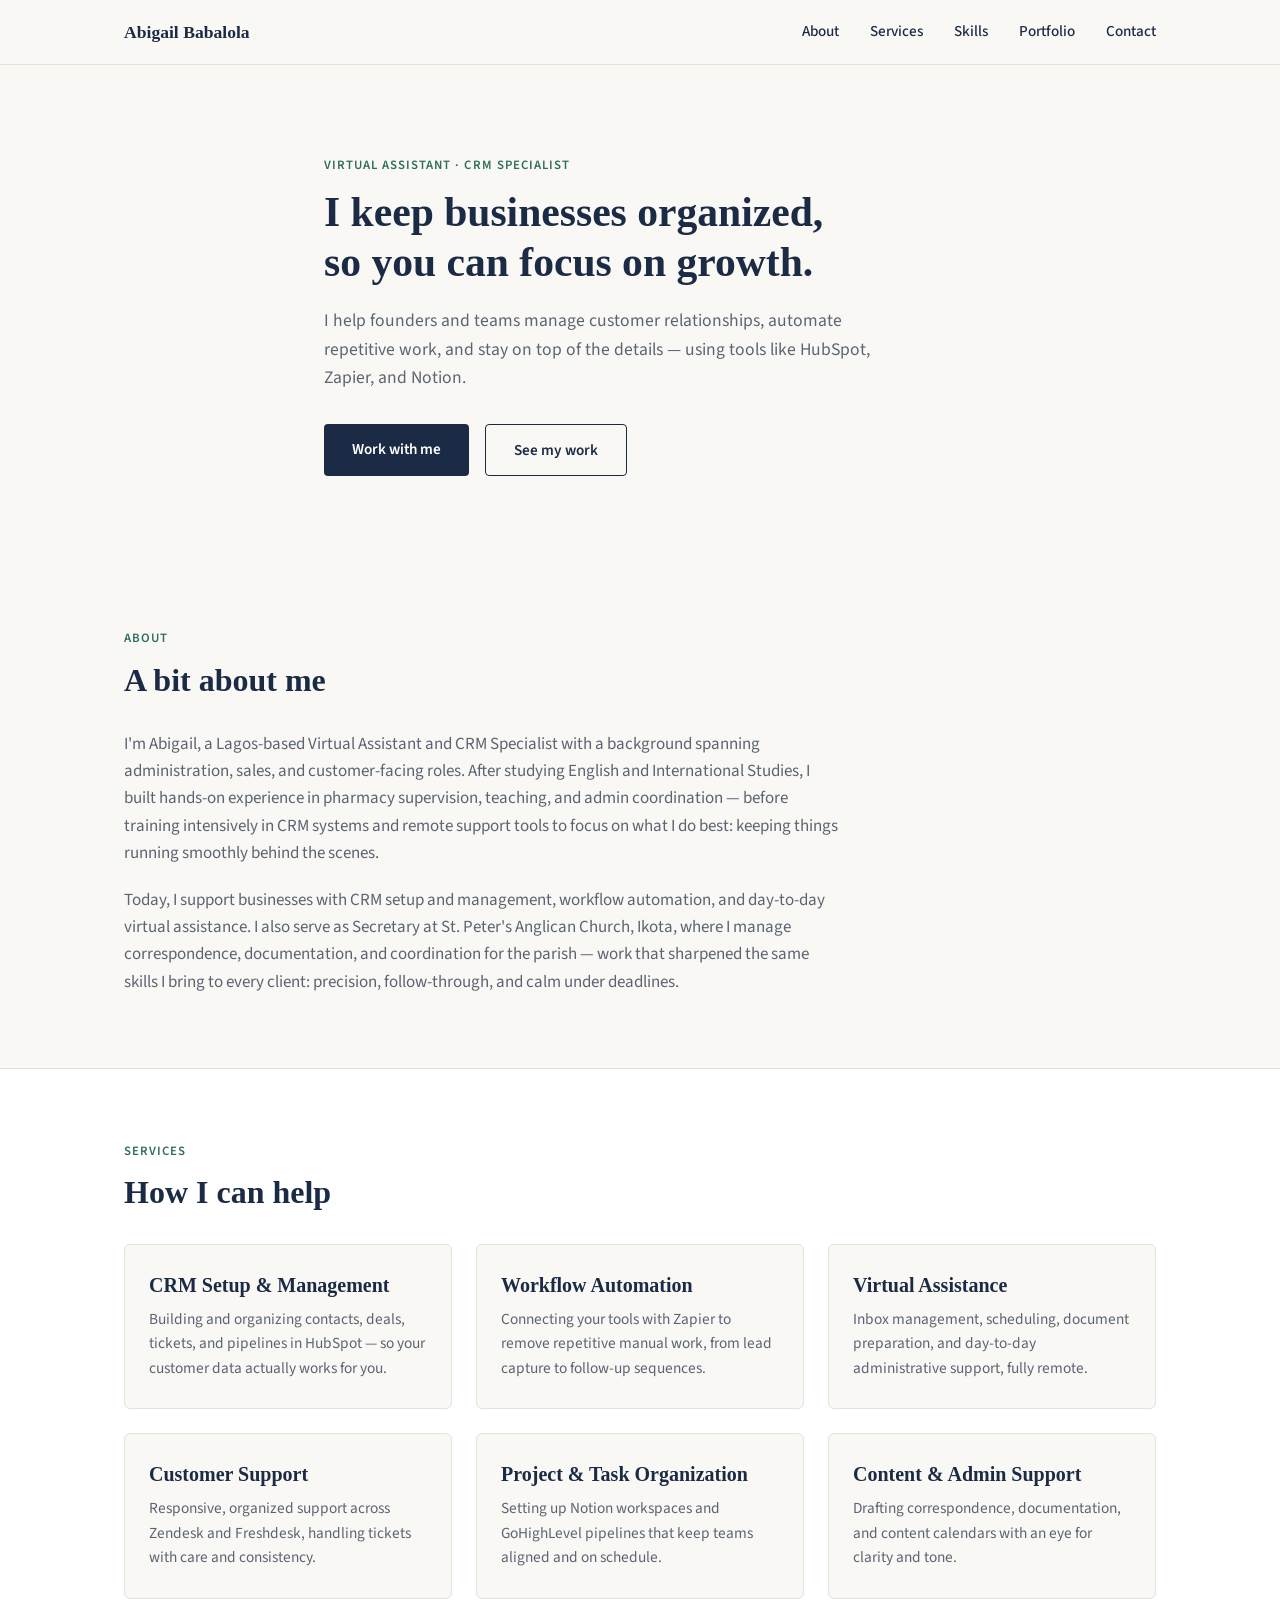
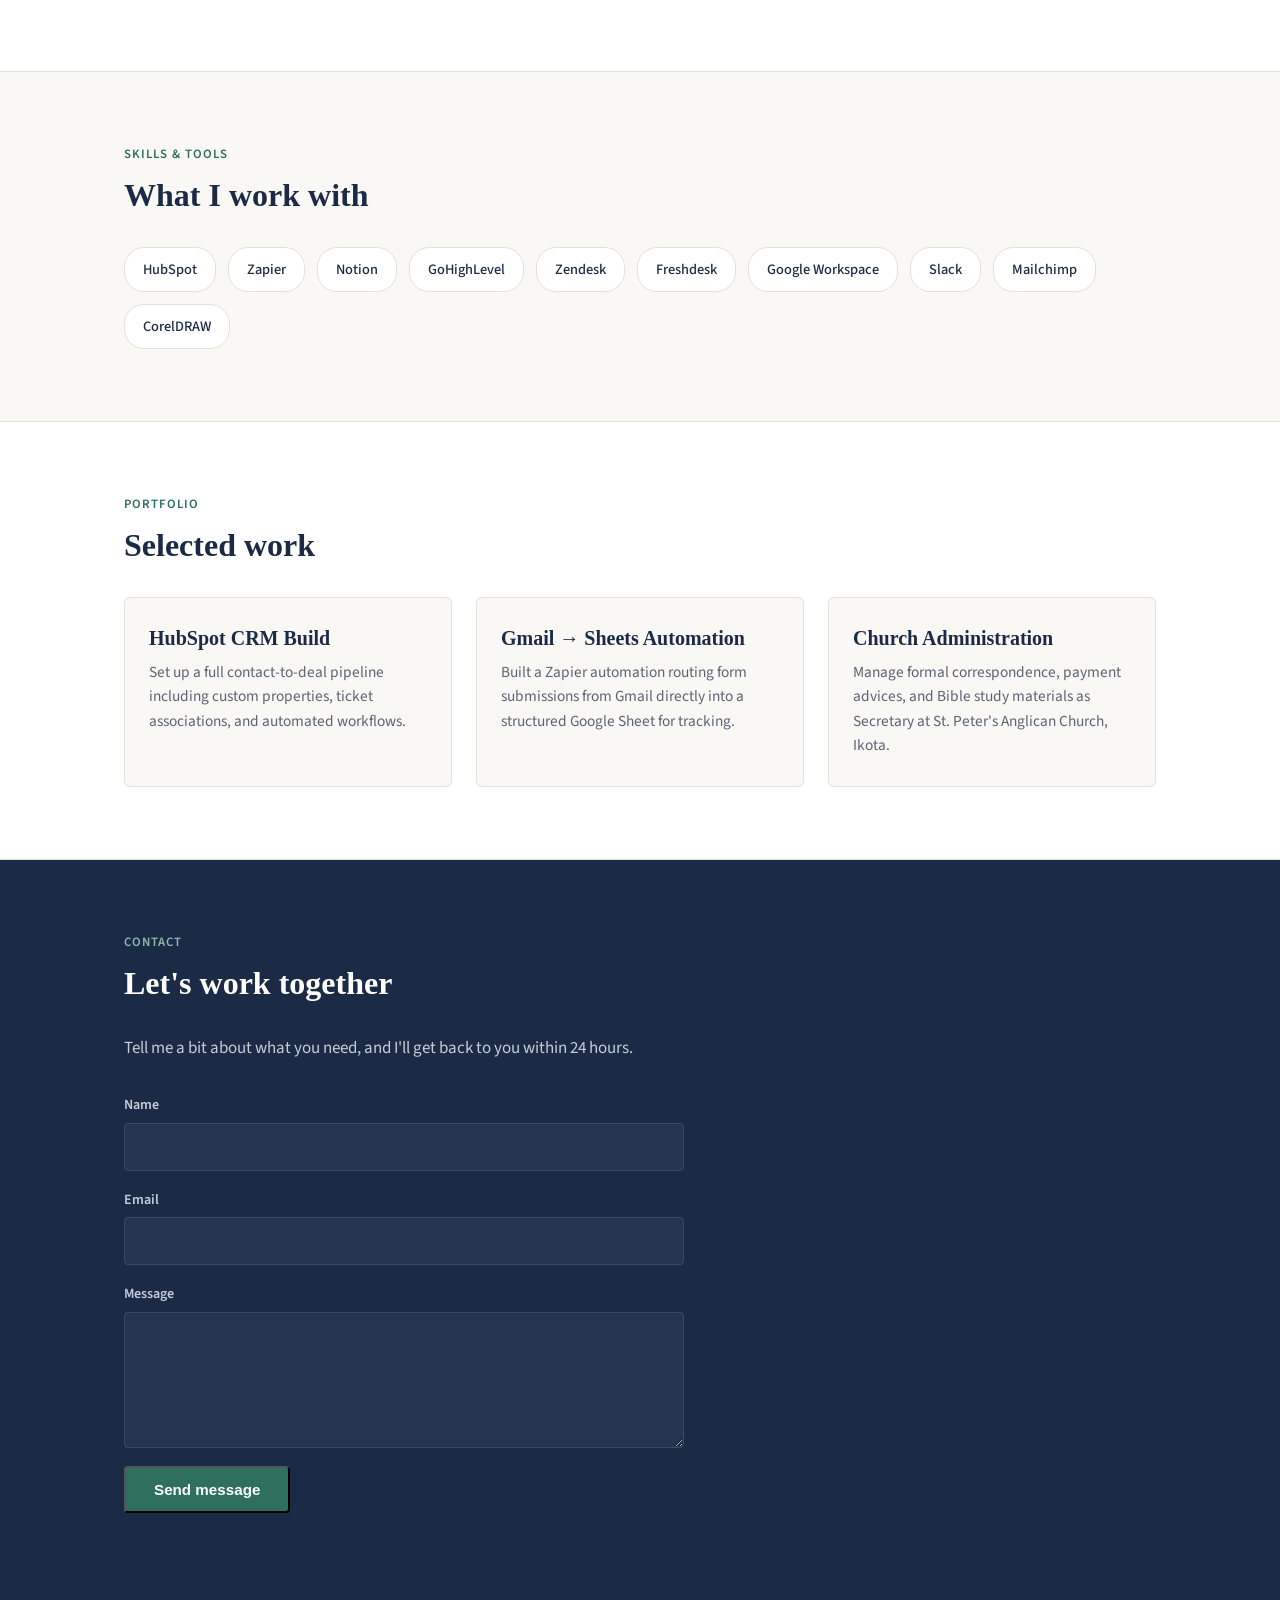
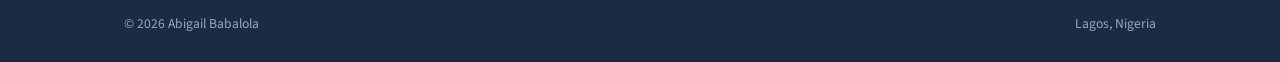
<file: index.html>
<!DOCTYPE html>
<html lang="en">
<head>
<meta charset="UTF-8">
<meta name="viewport" content="width=device-width, initial-scale=1.0">
<title>Abigail Babalola — Virtual Assistant & CRM Specialist</title>
<link rel="preconnect" href="https://fonts.googleapis.com">
<link rel="preconnect" href="https://fonts.gstatic.com" crossorigin>
<link href="https://fonts.googleapis.com/css2?family=Georgia&family=Source+Sans+3:wght@400;500;600;700&display=swap" rel="stylesheet">
<link rel="stylesheet" href="style.css">
</head>
<body>

<header class="site-header">
  <div class="container header-inner">
    <span class="logo">Abigail Babalola</span>
    <nav class="nav">
      <a href="#about">About</a>
      <a href="#services">Services</a>
      <a href="#skills">Skills</a>
      <a href="#portfolio">Portfolio</a>
      <a href="#contact">Contact</a>
    </nav>
  </div>
</header>

<section class="hero">
  <div class="container hero-inner">
    <p class="eyebrow">Virtual Assistant · CRM Specialist</p>
    <h1>I keep businesses organized,<br>so you can focus on growth.</h1>
    <p class="hero-sub">I help founders and teams manage customer relationships, automate repetitive work, and stay on top of the details — using tools like HubSpot, Zapier, and Notion.</p>
    <div class="hero-actions">
      <a href="#contact" class="btn btn-primary">Work with me</a>
      <a href="#portfolio" class="btn btn-secondary">See my work</a>
    </div>
  </div>
</section>

<section id="about" class="section">
  <div class="container">
    <p class="eyebrow">About</p>
    <h2>A bit about me</h2>
    <div class="about-grid">
      <p class="about-text">
        I'm Abigail, a Lagos-based Virtual Assistant and CRM Specialist with a background spanning administration, sales, and customer-facing roles. After studying English and International Studies, I built hands-on experience in pharmacy supervision, teaching, and admin coordination — before training intensively in CRM systems and remote support tools to focus on what I do best: keeping things running smoothly behind the scenes.
      </p>
      <p class="about-text">
        Today, I support businesses with CRM setup and management, workflow automation, and day-to-day virtual assistance. I also serve as Secretary at St. Peter's Anglican Church, Ikota, where I manage correspondence, documentation, and coordination for the parish — work that sharpened the same skills I bring to every client: precision, follow-through, and calm under deadlines.
      </p>
    </div>
  </div>
</section>

<section id="services" class="section section-alt">
  <div class="container">
    <p class="eyebrow">Services</p>
    <h2>How I can help</h2>
    <div class="card-grid">
      <div class="card">
        <h3>CRM Setup & Management</h3>
        <p>Building and organizing contacts, deals, tickets, and pipelines in HubSpot — so your customer data actually works for you.</p>
      </div>
      <div class="card">
        <h3>Workflow Automation</h3>
        <p>Connecting your tools with Zapier to remove repetitive manual work, from lead capture to follow-up sequences.</p>
      </div>
      <div class="card">
        <h3>Virtual Assistance</h3>
        <p>Inbox management, scheduling, document preparation, and day-to-day administrative support, fully remote.</p>
      </div>
      <div class="card">
        <h3>Customer Support</h3>
        <p>Responsive, organized support across Zendesk and Freshdesk, handling tickets with care and consistency.</p>
      </div>
      <div class="card">
        <h3>Project & Task Organization</h3>
        <p>Setting up Notion workspaces and GoHighLevel pipelines that keep teams aligned and on schedule.</p>
      </div>
      <div class="card">
        <h3>Content & Admin Support</h3>
        <p>Drafting correspondence, documentation, and content calendars with an eye for clarity and tone.</p>
      </div>
    </div>
  </div>
</section>

<section id="skills" class="section">
  <div class="container">
    <p class="eyebrow">Skills & Tools</p>
    <h2>What I work with</h2>
    <div class="badge-grid">
      <span class="badge">HubSpot</span>
      <span class="badge">Zapier</span>
      <span class="badge">Notion</span>
      <span class="badge">GoHighLevel</span>
      <span class="badge">Zendesk</span>
      <span class="badge">Freshdesk</span>
      <span class="badge">Google Workspace</span>
      <span class="badge">Slack</span>
      <span class="badge">Mailchimp</span>
      <span class="badge">CorelDRAW</span>
    </div>
  </div>
</section>

<section id="portfolio" class="section section-alt">
  <div class="container">
    <p class="eyebrow">Portfolio</p>
    <h2>Selected work</h2>
    <div class="card-grid">
      <div class="card">
        <h3>HubSpot CRM Build</h3>
        <p>Set up a full contact-to-deal pipeline including custom properties, ticket associations, and automated workflows.</p>
      </div>
      <div class="card">
        <h3>Gmail → Sheets Automation</h3>
        <p>Built a Zapier automation routing form submissions from Gmail directly into a structured Google Sheet for tracking.</p>
      </div>
      <div class="card">
        <h3>Church Administration</h3>
        <p>Manage formal correspondence, payment advices, and Bible study materials as Secretary at St. Peter's Anglican Church, Ikota.</p>
      </div>
    </div>
  </div>
</section>

<section id="contact" class="section contact-section">
  <div class="container">
    <p class="eyebrow">Contact</p>
    <h2>Let's work together</h2>
    <p class="contact-sub">Tell me a bit about what you need, and I'll get back to you within 24 hours.</p>
    <form class="contact-form" name="contact" method="POST" data-netlify="true" action="/thank-you.html">
      <input type="hidden" name="form-name" value="contact">
      <div class="form-row">
        <label for="name">Name</label>
        <input type="text" id="name" name="name" required>
      </div>
      <div class="form-row">
        <label for="email">Email</label>
        <input type="email" id="email" name="email" required>
      </div>
      <div class="form-row">
        <label for="message">Message</label>
        <textarea id="message" name="message" rows="5" required></textarea>
      </div>
      <button type="submit" class="btn btn-primary">Send message</button>
    </form>
  </div>
</section>

<footer class="site-footer">
  <div class="container footer-inner">
    <span>© 2026 Abigail Babalola</span>
    <span>Lagos, Nigeria</span>
  </div>
</footer>

</body>
</html>
</file>
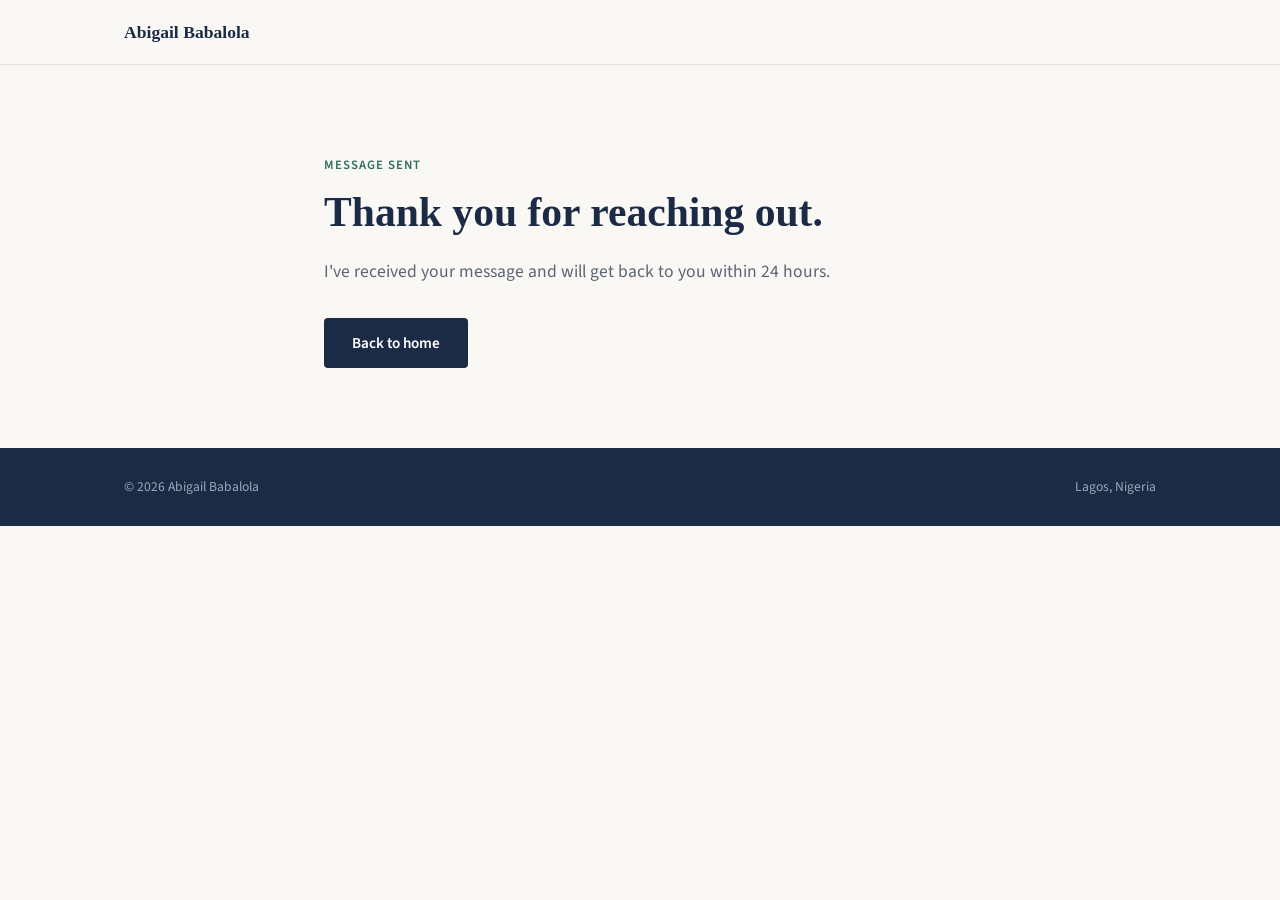
<file: thank-you-1.html>
<!DOCTYPE html>
<html lang="en">
<head>
<meta charset="UTF-8">
<meta name="viewport" content="width=device-width, initial-scale=1.0">
<title>Thank You — Abigail Babalola</title>
<link rel="preconnect" href="https://fonts.googleapis.com">
<link rel="preconnect" href="https://fonts.gstatic.com" crossorigin>
<link href="https://fonts.googleapis.com/css2?family=Georgia&family=Source+Sans+3:wght@400;500;600;700&display=swap" rel="stylesheet">
<link rel="stylesheet" href="style.css">
</head>
<body>

<header class="site-header">
  <div class="container header-inner">
    <a href="/" class="logo">Abigail Babalola</a>
  </div>
</header>

<section class="hero">
  <div class="container hero-inner">
    <p class="eyebrow">Message sent</p>
    <h1>Thank you for reaching out.</h1>
    <p class="hero-sub">I've received your message and will get back to you within 24 hours.</p>
    <div class="hero-actions">
      <a href="/" class="btn btn-primary">Back to home</a>
    </div>
  </div>
</section>

<footer class="site-footer">
  <div class="container footer-inner">
    <span>© 2026 Abigail Babalola</span>
    <span>Lagos, Nigeria</span>
  </div>
</footer>

</body>
</html>
</file>
<file: style.css>
/* ===== Tokens ===== */
:root {
  --navy: #1C2B45;
  --off-white: #FAF8F5;
  --slate: #5B6472;
  --teal: #2F6F5E;
  --white: #FFFFFF;
  --border: #E4E1DA;

  --font-display: Georgia, 'Times New Roman', serif;
  --font-body: 'Source Sans 3', -apple-system, sans-serif;

  --max-width: 1080px;
}

* { box-sizing: border-box; margin: 0; padding: 0; }

html { scroll-behavior: smooth; }

body {
  font-family: var(--font-body);
  color: var(--navy);
  background: var(--off-white);
  line-height: 1.6;
  font-size: 17px;
}

.container {
  max-width: var(--max-width);
  margin: 0 auto;
  padding: 0 24px;
}

a {
  color: var(--teal);
  text-decoration: none;
}

h1, h2, h3 {
  font-family: var(--font-display);
  font-weight: 700;
  color: var(--navy);
  line-height: 1.2;
}

h2 {
  font-size: 2rem;
  margin-bottom: 32px;
}

h3 {
  font-size: 1.25rem;
  margin-bottom: 10px;
}

.eyebrow {
  text-transform: uppercase;
  letter-spacing: 0.08em;
  font-size: 0.8rem;
  font-weight: 600;
  color: var(--teal);
  margin-bottom: 12px;
}

/* ===== Header ===== */
.site-header {
  position: sticky;
  top: 0;
  background: var(--off-white);
  border-bottom: 1px solid var(--border);
  z-index: 100;
}

.header-inner {
  display: flex;
  justify-content: space-between;
  align-items: center;
  padding-top: 18px;
  padding-bottom: 18px;
}

.logo {
  font-family: var(--font-display);
  font-weight: 700;
  font-size: 1.1rem;
  color: var(--navy);
}

.nav a {
  color: var(--navy);
  font-size: 0.95rem;
  font-weight: 500;
  margin-left: 28px;
}

.nav a:hover { color: var(--teal); }

/* ===== Hero ===== */
.hero {
  padding: 90px 0 80px;
}

.hero-inner {
  max-width: 680px;
}

.hero h1 {
  font-size: 2.6rem;
  margin-bottom: 20px;
}

.hero-sub {
  font-size: 1.1rem;
  color: var(--slate);
  margin-bottom: 32px;
  max-width: 560px;
}

.hero-actions {
  display: flex;
  gap: 16px;
}

/* ===== Buttons ===== */
.btn {
  display: inline-block;
  padding: 13px 28px;
  border-radius: 4px;
  font-weight: 600;
  font-size: 0.95rem;
  transition: background 0.15s ease, color 0.15s ease, border-color 0.15s ease;
}

.btn-primary {
  background: var(--navy);
  color: var(--white);
}

.btn-primary:hover { background: var(--teal); }

.btn-secondary {
  background: transparent;
  color: var(--navy);
  border: 1.5px solid var(--navy);
}

.btn-secondary:hover {
  border-color: var(--teal);
  color: var(--teal);
}

/* ===== Sections ===== */
.section {
  padding: 72px 0;
}

.section-alt {
  background: var(--white);
  border-top: 1px solid var(--border);
  border-bottom: 1px solid var(--border);
}

.about-grid {
  display: grid;
  gap: 20px;
  max-width: 720px;
}

.about-text {
  color: var(--slate);
}

/* ===== Cards ===== */
.card-grid {
  display: grid;
  grid-template-columns: repeat(3, 1fr);
  gap: 24px;
}

.card {
  background: var(--off-white);
  border: 1px solid var(--border);
  border-radius: 6px;
  padding: 28px 24px;
}

.section-alt .card {
  background: var(--off-white);
}

.card p {
  color: var(--slate);
  font-size: 0.96rem;
}

/* ===== Badges ===== */
.badge-grid {
  display: flex;
  flex-wrap: wrap;
  gap: 12px;
}

.badge {
  background: var(--white);
  border: 1px solid var(--border);
  color: var(--navy);
  padding: 10px 18px;
  border-radius: 20px;
  font-size: 0.9rem;
  font-weight: 500;
}

/* ===== Contact ===== */
.contact-section {
  background: var(--navy);
  color: var(--white);
}

.contact-section h2,
.contact-section .eyebrow {
  color: var(--white);
}

.contact-section .eyebrow { color: #8FB8AC; }

.contact-sub {
  color: #C7CDD6;
  margin-bottom: 32px;
  max-width: 520px;
}

.contact-form {
  max-width: 560px;
}

.form-row {
  margin-bottom: 18px;
  display: flex;
  flex-direction: column;
}

.form-row label {
  font-size: 0.88rem;
  font-weight: 600;
  margin-bottom: 6px;
  color: #C7CDD6;
}

.form-row input,
.form-row textarea {
  background: #24364F;
  border: 1px solid #3A4A63;
  border-radius: 4px;
  padding: 12px 14px;
  color: var(--white);
  font-family: var(--font-body);
  font-size: 0.95rem;
}

.form-row input:focus,
.form-row textarea:focus {
  outline: 2px solid var(--teal);
  outline-offset: 1px;
}

.contact-form .btn-primary {
  background: var(--teal);
}

.contact-form .btn-primary:hover {
  background: #3E8A75;
}

/* ===== Footer ===== */
.site-footer {
  padding: 28px 0;
  background: var(--navy);
  color: #9AA6B8;
  font-size: 0.85rem;
}

.footer-inner {
  display: flex;
  justify-content: space-between;
}

/* ===== Responsive ===== */
@media (max-width: 768px) {
  .nav a { margin-left: 16px; font-size: 0.85rem; }
  .hero h1 { font-size: 2rem; }
  .card-grid { grid-template-columns: 1fr; }
  .footer-inner { flex-direction: column; gap: 6px; text-align: center; }
}

/* Reduced motion */
@media (prefers-reduced-motion: reduce) {
  html { scroll-behavior: auto; }
  * { transition: none !important; }
}
</file>
